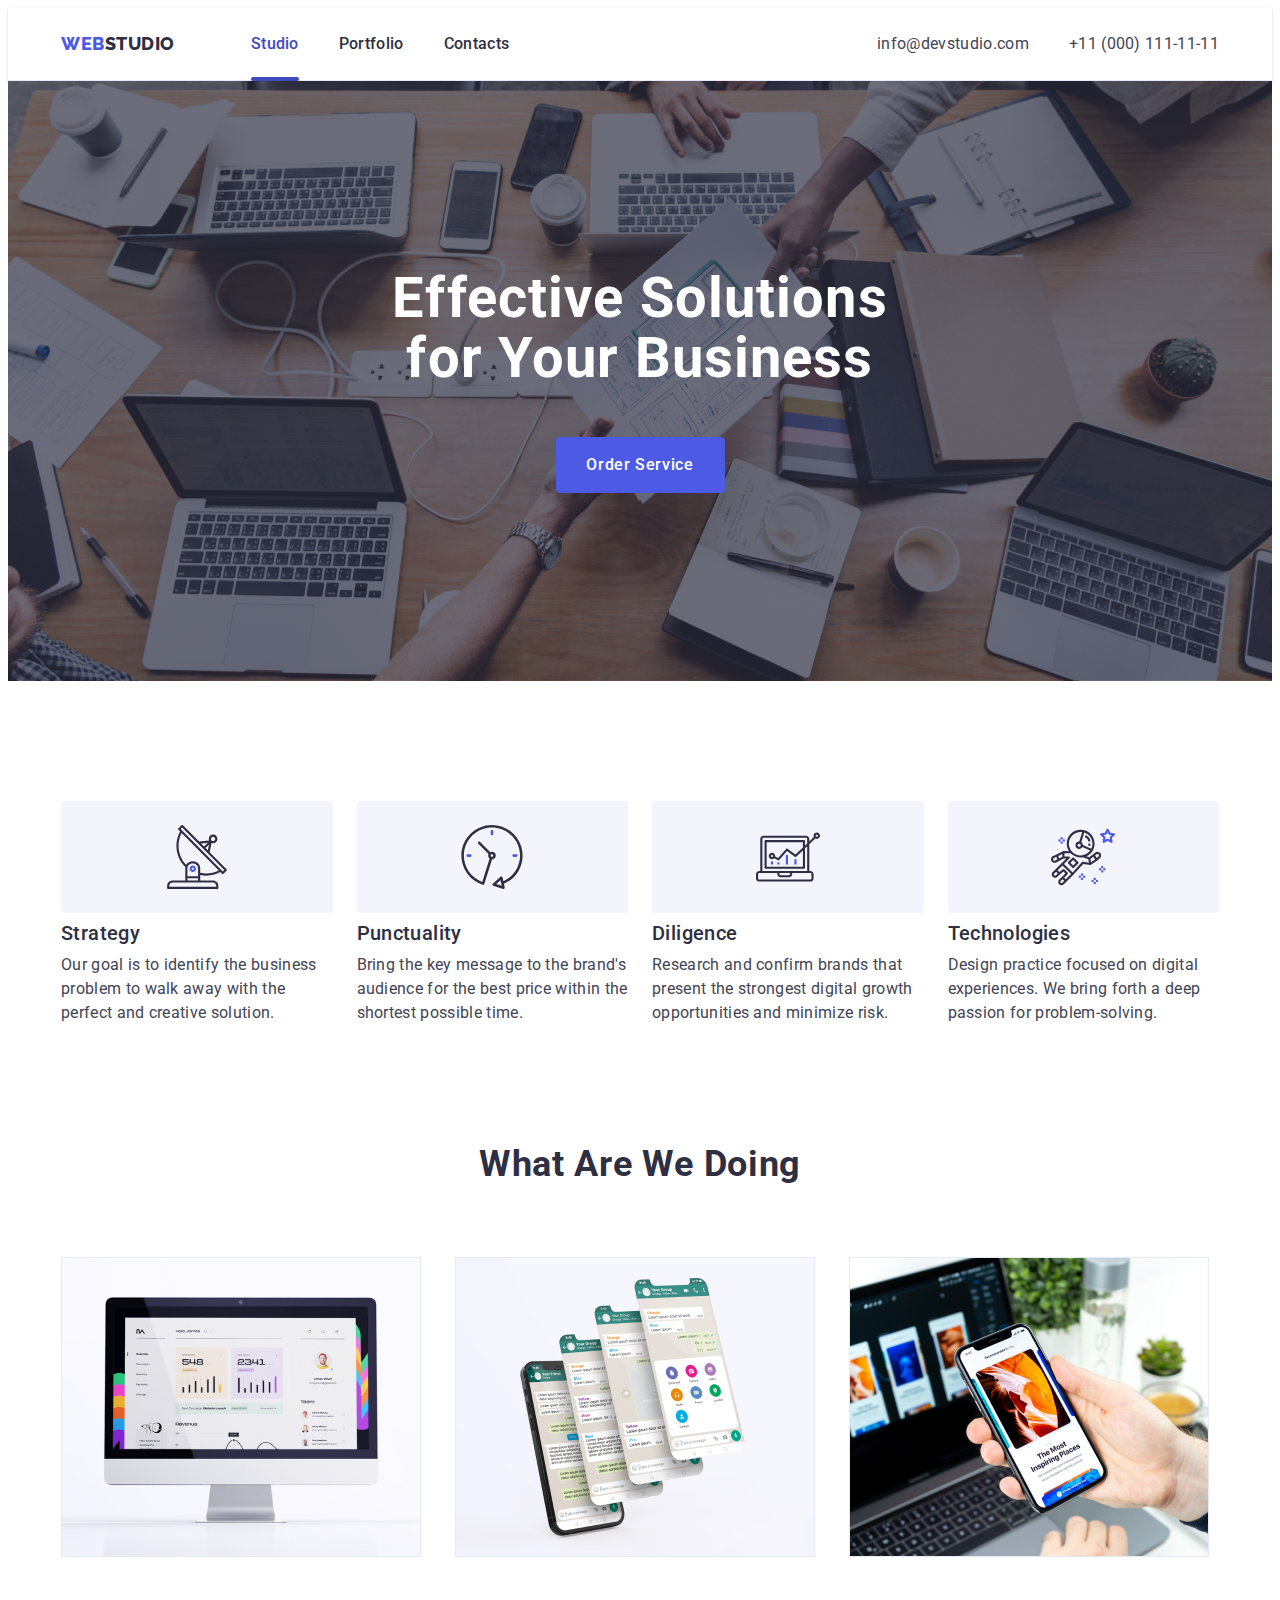
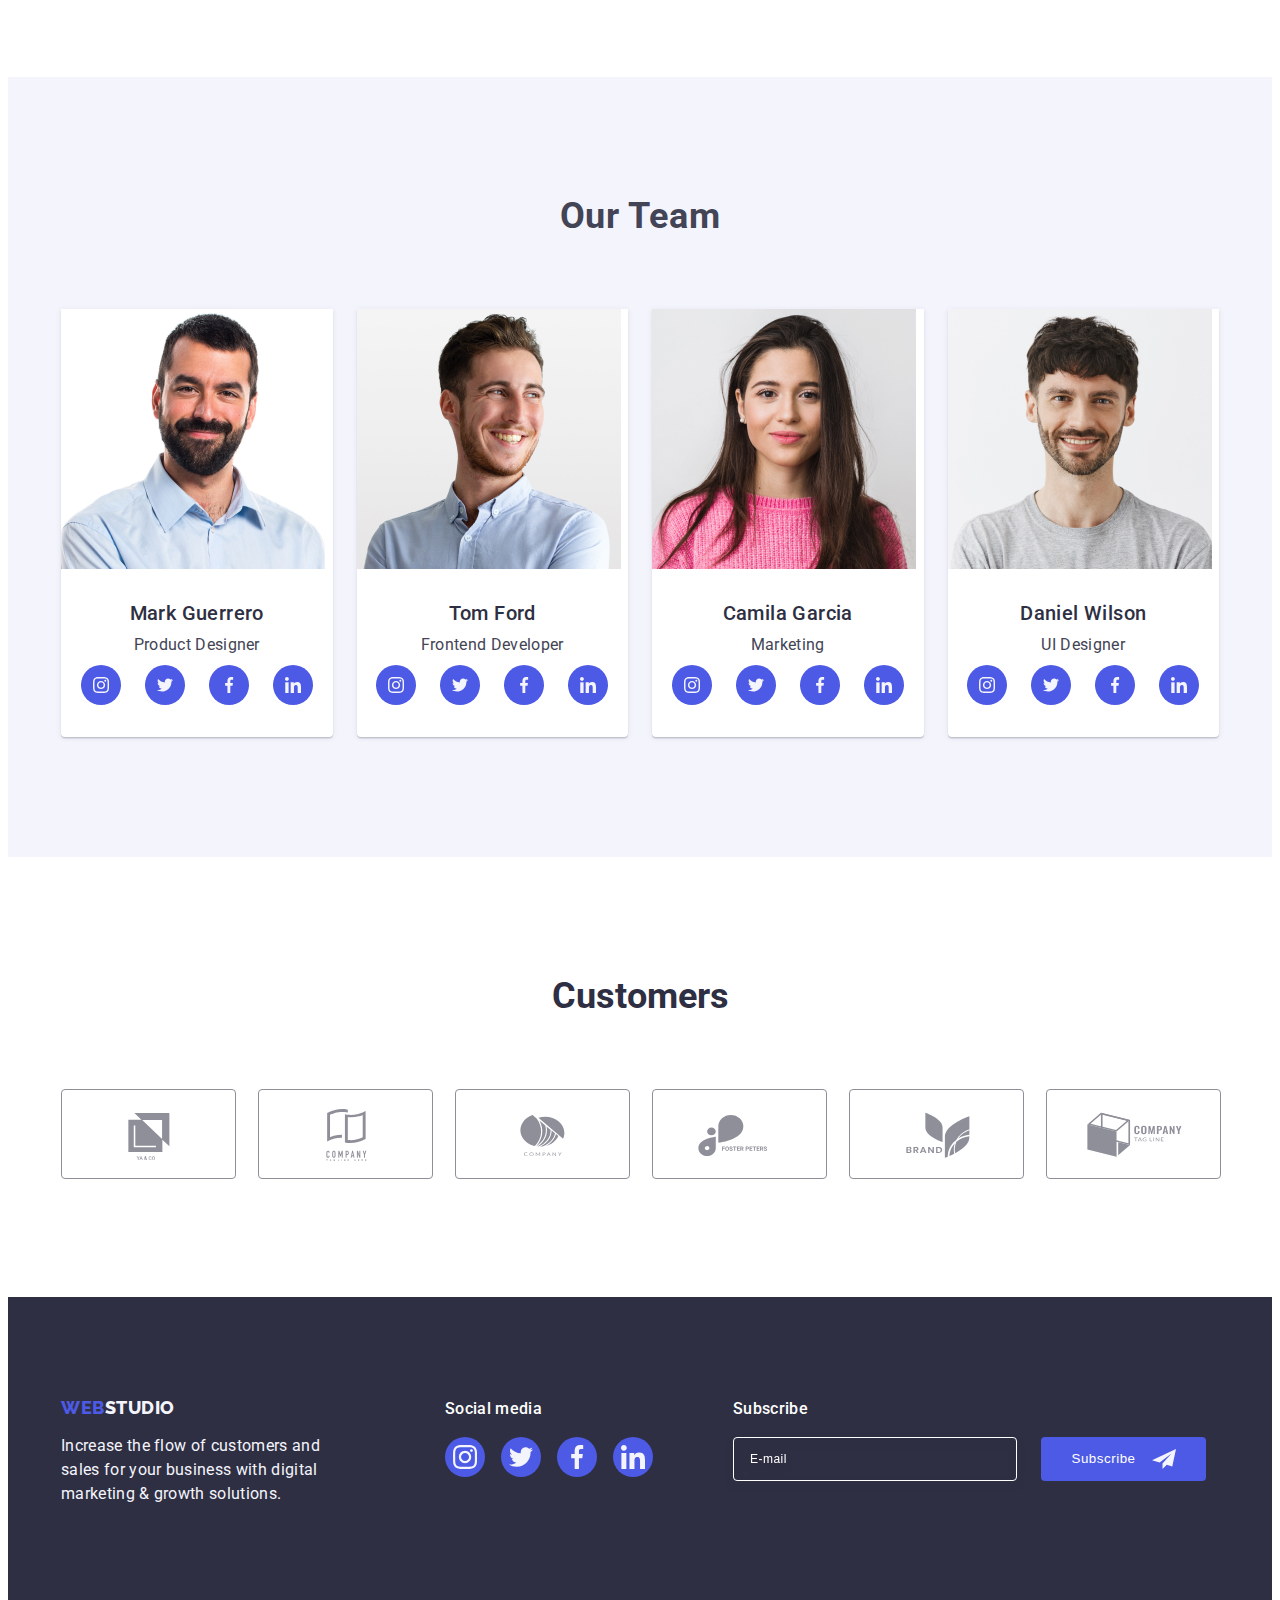
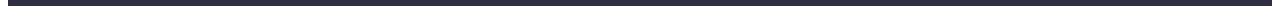
<file: index.html>
<!DOCTYPE html>
<html lang="en">
  <head>
    <meta charset="UTF-8" />
    <meta http-equiv="X-UA-Compatible" content="IE=edge" />
    <meta name="viewport" content="width=device-width, initial-scale=1.0"/>
    <title>WebStudio</title>
  <link rel="preconnect" href="https://fonts.googleapis.com">
  <link rel="preconnect" href="https://fonts.gstatic.com" crossorigin>
  <link href="https://fonts.googleapis.com/css2?family=Raleway:wght@800&family=Roboto:wght@400;500;700;900&display=swap"
    rel="stylesheet">
  <link rel="stylesheet" href="https://cdnjs.cloudflare.com/ajax/libs/modern-normalize/2.0.0/modern-normalize.min.css"
    integrity="sha512-4xo8blKMVCiXpTaLzQSLSw3KFOVPWhm/TRtuPVc4WG6kUgjH6J03IBuG7JZPkcWMxJ5huwaBpOpnwYElP/m6wg=="
    crossorigin="anonymous" referrerpolicy="no-referrer">

   <link rel="stylesheet" href="./css/styles.css"/>
   
  </head>
  <body>
    <header class="header-class">
     <div class="container header-item"> 
      <nav class="nav-item">
        <!--LOGO-->
        <a class="logo link" href="./index.html">Web<span class="logo-color">Studio</span></a>
        <ul class="header-menu-list list">
          <li><a class="list-a current link" href="./index.html">Studio</a></li>
          <li><a class="list-a  link" href="./portfolio.html">Portfolio</a></li>
          <li><a class="list-a  link" href="">Contacts</a></li>
        </ul>
      </nav>
      <address class="address">
        <ul class="address-list list">
          <li class="item-addres">
            <a class="list-b link" href="mailto:info@devstudio.com">info@devstudio.com</a>
          </li>
          <li class="item-addres">
            <a class="list-b link" href="tel:+110001111111">+11 (000) 111-11-11</a>
          </li>
        </ul>
      </address>
     </div>
    </header>
    <!--main-->
    <main>
      <!--section1-->
      <section class="section-one">
        <div class="container">
          <h1 class="section-effective">Effective Solutions for Your Business</h1>
          <button type="button" class="section-but" data-modal-open>Order Service</button>
        </div>
       </section>
      <!--section2-->
      <section class="section-two">
        <div class="container">
       <h2 class="visually-hidden">Features</h2>
        <ul class="features-list list">
          <li class="features-item">
          <div class="values-icon-container">
           <svg class="volues-icon" width="64" height="64">
           <use href="./images/icons.svg#icon-antenna-1"></use>
           </svg>
            </div>
            <h3 class="features-head">Strategy</h3>
            <p class="features-text">
              Our goal is to identify the business problem to walk away with the
              perfect and creative solution.
         </p>
          </li>
          <li class="features-item">
            <div class="values-icon-container">
              <svg class="volues-icon" width="64" height="64">
              <use href="./images/icons.svg#icon-clock-1"></use>
              </svg>
            </div>
            <h3 class="features-head">Punctuality</h3>
            <p class="features-text">
              Bring the key message to the brand's audience for the best price
              within the shortest possible time.
            </p>
          </li>
          <li class="features-item" >
            <div class="values-icon-container">
              <svg class="volues-icon" width="64" height="64">
                <use href="./images/icons.svg#icon-diagram-1"></use>
              </svg>
            </div>
            <h3 class="features-head">Diligence</h3>
            <p class="features-text">
              Research and confirm brands that present the strongest digital
              growth opportunities and minimize risk.
            </p>
          </li>
          <li class="features-item">
            <div class="values-icon-container">
              <svg class="volues-icon" width="64" height="64">
                <use href="./images/icons.svg#icon-astronaut-1"></use>
              </svg>
            </div>
            <h3 class="features-head">Technologies</h3>
            <p class="features-text">
              Design practice focused on digital experiences. We bring forth a
              deep passion for problem-solving.
            </p>
          </li>
        </ul>
        </div>
         </section>
      <!--section3-->
      <section class="section-work">
        <div class="work-container container"> 
<h2 class="section-img">What are we doing</h2>
<ul class="section-img-list list">
  <li class="section-work-picture">
    <img src="./images/img-5.jpg" alt="computer" width="360" height="300"/>
  </li>
  <li class="section-work-picture">
    <img src="./images/img-6.jpg" alt="mobil1" width="360" height="300"/>
  </li>
  <li class="section-work-picture">
    <img src="./images/img-7.jpg" alt="mobil2" width="360" height="300"/>
  </li>
  </ul>
  </div>
        
      </section>
      <!--section4-->
      <section class="section-format-img">
        <div class="section-format-corect container">
        <h2 class="section-format-work">Our Team</h2>
        <ul class="section-format-list list">
          <li class="section-picter">
            <img src="./images/img-1.jpg" alt="Mark" width="264"/>
    <div class="name-position">
<h3 class="features-head">Mark Guerrero</h3>
<p class="position-text">Product Designer</p>
<ul class="team-company list">
  <li class="company-list"><a href="#" class="social-list-link" target="_blank" rel="noopener noreferrer"><svg class="team-social_icon" width="16" height="16"><use href="./images/icons.svg#icon-instagram-2"></use></svg></a></li>
  <li class="company-list"><a href="#" class="social-list-link" target="_blank" rel="noopener noreferrer"><svg class="team-social_icon" width="16" height="16">
    <use href="./images/icons.svg#icon-twitter-1"></use>
  </svg></a></li>
  <li class="company-list"><a href="#" class="social-list-link" target="_blank" rel="noopener noreferrer"><svg class="team-social_icon" width="16" height="16">
    <use href="./images/icons.svg#icon-facebook-1"></use>
  </svg></a></li>
  <li class="company-list"><a href="#" class="social-list-link" target="_blank" rel="noopener noreferrer"><svg class="team-social_icon" width="16" height="16">
    <use href="./images/icons.svg#icon-linkedin-1"></use>
  </svg></a></li>
</ul>
</div>         
</li>

            <li class="section-picter">
            <img 
              src="./images/img-2.jpg"
              alt="Tom Ford"
              width="264"
              height="260"/>
<div class="name-position">
<h3 class="features-head">Tom Ford</h3>
<p class="position-text">Frontend Developer</p>
<ul class="team-company list">
  <li class="company-list"><a href="#" class="social-list-link" target="_blank" rel="noopener noreferrer"><svg class="team-social_icon" width="16" height="16">
    <use href="./images/icons.svg#icon-instagram-2"></use>
  </svg></a></li>
  <li class="company-list"><a href="#" class="social-list-link" target="_blank" rel="noopener noreferrer"><svg class="team-social_icon" width="16" height="16">
    <use href="./images/icons.svg#icon-twitter-1"></use></svg></a></li>
  <li class="company-list"><a href="#" class="social-list-link" target="_blank" rel="noopener noreferrer"><svg class="team-social_icon" width="16" height="16">
    <use href="./images/icons.svg#icon-facebook-1"></use></svg></a></li>
  <li class="company-list"><a href="#" class="social-list-link" target="_blank" rel="noopener noreferrer"><svg class="team-social_icon" width="16" height="16">
    <use href="./images/icons.svg#icon-linkedin-1"></use></svg></a></li>
</ul>
</div>
</li>
            <li class="section-picter">
            <img 
              src="./images/img-3.jpg"
              alt="Camilla Garcia"
              width="264"
              height="260"/>
       <div class="name-position">
<h3 class="features-head">Camila Garcia</h3>
<p class="position-text">Marketing</p>
<ul class="team-company list">
  <li class="company-list"><a href="#" class="social-list-link" target="_blank" rel="noopener noreferrer"><svg class="team-social_icon" width="16" height="16">
    <use href="./images/icons.svg#icon-instagram-2"></use>
  </svg></a> </li>
  <li class="company-list"><a href="#" class="social-list-link" target="_blank" rel="noopener noreferrer"><svg class="team-social_icon" width="16" height="16">
    <use href="./images/icons.svg#icon-twitter-1"></use></svg></a></li>

  <li class="company-list"><a href="#" class="social-list-link" target="_blank" rel="noopener noreferrer"><svg class="team-social_icon" width="16" height="16">
    <use href="./images/icons.svg#icon-facebook-1"></use></svg></a></li>
  <li class="company-list"><a href="#" class="social-list-link" target="_blank" rel="noopener noreferrer"><svg class="team-social_icon" width="16" height="16">
    <use href="./images/icons.svg#icon-linkedin-1"></use></svg></a></li>
</ul>
</div>     
</li>

            <li class="section-picter">
            <img
              src="./images/img-4.jpg"
              alt="Daniel Wilson"
              width="264"
              height="260"/>
           <div class="name-position">
<h3 class="features-head">Daniel Wilson</h3>
<p class="position-text">UI Designer</p>
<ul class="team-company list">
  <li class="company-list"><a href="#" class="social-list-link" target="_blank" rel="noopener noreferrer"><svg class="team-social_icon" width="16" height="16">
    <use href="./images/icons.svg#icon-instagram-2"></use>
  </svg></a></li>
  <li class="company-list"><a href="#" class="social-list-link" target="_blank" rel="noopener noreferrer"><svg class="team-social_icon" width="16" height="16">
    <use href="./images/icons.svg#icon-twitter-1"></use></svg></a></li>
  <li class="company-list"><a href="#" class="social-list-link" target="_blank" rel="noopener noreferrer"><svg class="team-social_icon" width="16" height="16">
    <use href="./images/icons.svg#icon-facebook-1"></use></svg></a></li>
  <li class="company-list"><a href="#" class="social-list-link" target="_blank" rel="noopener noreferrer"><svg class="team-social_icon" width="16" height="16">
    <use href="./images/icons.svg#icon-linkedin-1"></use></svg></a></li>
</ul>
</div>
</li>
        </ul>
        </div>
      </section>
      <!--section5-->
      <section class="costumers">
        <div class="container">
          <h2 class="costumers-name">Customers</h2>
          <ul class="costumers-list list">
            <li class="costumers-item"><a href="#" class="costumers-link link"><svg class="team-costumers_icon" width="104" height="56"><use href="./images/icons.svg#icon-Logo"></use></svg></a></li>
            <li class="costumers-item"><a href="#" class="costumers-link link"><svg class="team-costumers_icon" width="104" height="56"><use href="./images/icons.svg#icon-Logo-2"></use></svg></a></li>
            <li class="costumers-item"><a href="#" class="costumers-link link"><svg class="team-costumers_icon" width="104" height="56"><use href="./images/icons.svg#icon-Logo-3"></use></svg></a></li>
            <li class="costumers-item"><a href="#" class="costumers-link link"><svg class="team-costumers_icon" width="104" height="56"><use href="./images/icons.svg#icon-Logo-4"></use></svg></a></li>
            <li class="costumers-item"><a href="#" class="costumers-link link"><svg class="team-costumers_icon" width="104" height="56"><use href="./images/icons.svg#icon-Logo-5"></use></svg></a></li>
            <li class="costumers-item"><a href="#" class="costumers-link link"><svg class="team-costumers_icon" width="104" height="56"><use href="./images/icons.svg#icon-Logo-6"></use></svg></a></li>
            </ul>
        </div>
      </section>
    </main>
    <!--Footer-->
    <footer class="footer-page">
      <div class="footer-item container">
        <div class="footer-contanier">
<a class="logo-footer-item link" href="./index.html">Web<span class="logo-footer">Studio</span></a>
<p class="footer-text">  
  Increase the flow of customers and sales for your business with digital
  marketing & growth solutions.
</p>
</div>
 <div class="footer-social-container">
    <p class="footer-social-text">Social media</p>
    <ul class="footer-social-list list">
      <li class="footer-social-item"><a href="#" class="footer-social-link link" target="_blank"
          rel="noopener noreferrer nofollow"><svg class="team-social_icon" width="24" height="24"><use href="./images/icons.svg#icon-instagram-2"></use></svg></a></li>
      <li class="footer-social-item"><a href="#" class="footer-social-link link" target="_blank"
          rel="noopener noreferrer nofollow"><svg class="team-social_icon" width="24" height="24"><use href="./images/icons.svg#icon-twitter-1"></use></svg></a></li>
      <li class="footer-social-item"><a href="#" class="footer-social-link link" target="_blank"
          rel="noopener noreferrer nofollow"><svg class="team-social_icon" width="24" height="24"><use href="./images/icons.svg#icon-facebook-1"></use></svg></a></li>
      <li class="footer-social-item"><a href="#" class="footer-social-link link" target="_blank"
          rel="noopener noreferrer nofollow"><svg class="team-social_icon" width="24" height="24"><use href="./images/icons.svg#icon-linkedin-1"></use></svg></a></li>
    </ul>
  </div>
  <!--FORM-->
  <div class="footer-form-container">
    <p class="form-footer-text">
      Subscribe
    </p>
    <form class="form-footer">
      <label class="footer-label">
        <input type="email" name="email-subscribe" placeholder="E-mail" class="footer-input">
      </label>
      <button type="submit" class="footer-button">
         Subscribe 
         <svg class="footer-form-icon" width="24" height="24">
          <use href="./images/icons.svg#icon-plane">
          </use>
         </svg>
      </button>
    </form>
  </div>
  </div>
   </footer>
    <!--MODAL-->
<div class="backdrop is-hidden" data-modal>
<div class="modal">
<button type="button" class="modal-close-button" data-modal-close>
  <svg class="modal-close-icon" width="8" height="8">
    <use href="./images/icons.svg#icon-close">
</use>
  </svg>
</button>
<p class="modal-title">Leave your contacts and we will call you back</p>
<form class="form">
<div class="modal-field" >
  <label for="user-name" class="form-label">Name</label>
  <div class="input-container">
    <input id="user-name" type="text" name="user-name" class="form-input" required>
  <svg class="form-icon" width="18" height="24">
    <use href="./images/icons.svg#icon-person">
    </use>
  </svg>
  </div>
</div>
<div class="modal-field">
  <label for="user-phone" class="form-label">Phone</label>
  <div class="input-container">
    <input id="user-phone" type="tel" name="user-phone" class="form-input" required>
    <svg class="form-icon" width="18" height="24">
      <use href="./images/icons.svg#icon-phone-black">
      </use>
    </svg>
  </div>
</div>
<div class="modal-field">
  <label for="user-email" class="form-label">Email</label>
  <div class="input-container">
    <input id="user-email" type="email" name="user-email" class="form-input" required>
    <svg class="form-icon" width="18" height="24">
      <use href="./images/icons.svg#icon-email">
      </use>
    </svg>
  </div>
</div>
<div class="comment-field">
  <label for="user-comment" class="form-label">Comment</label>
  <textarea name="user-comment" id="user-comment" class="form-textarea" placeholder="Text input"></textarea>
</div>
<div class="checkbox-field">
    <input type="checkbox" id="user-privacy" name="user-privacy" value="true" class="privacy-input visually-hidden" required>
    <label for="user-privacy" class="privacy-text">
    <span class="privacy-span">
      <svg class="privacy-icon" width="10" height="8">
       <use href="./images/icons.svg#icon-access"></use>
      </svg>
    </span>
    I accept the terms and conditions of the
    <a href="./images/icons.svg#icon-access" class="privacy-link">Privacy Policy</a>
    </label>
  </div>
  <button type="submit" class="form-button">Send</button>
</form>
</div>
</div>
  <script src="./js/modal.js"></script>
  </body>
</html>
</file>
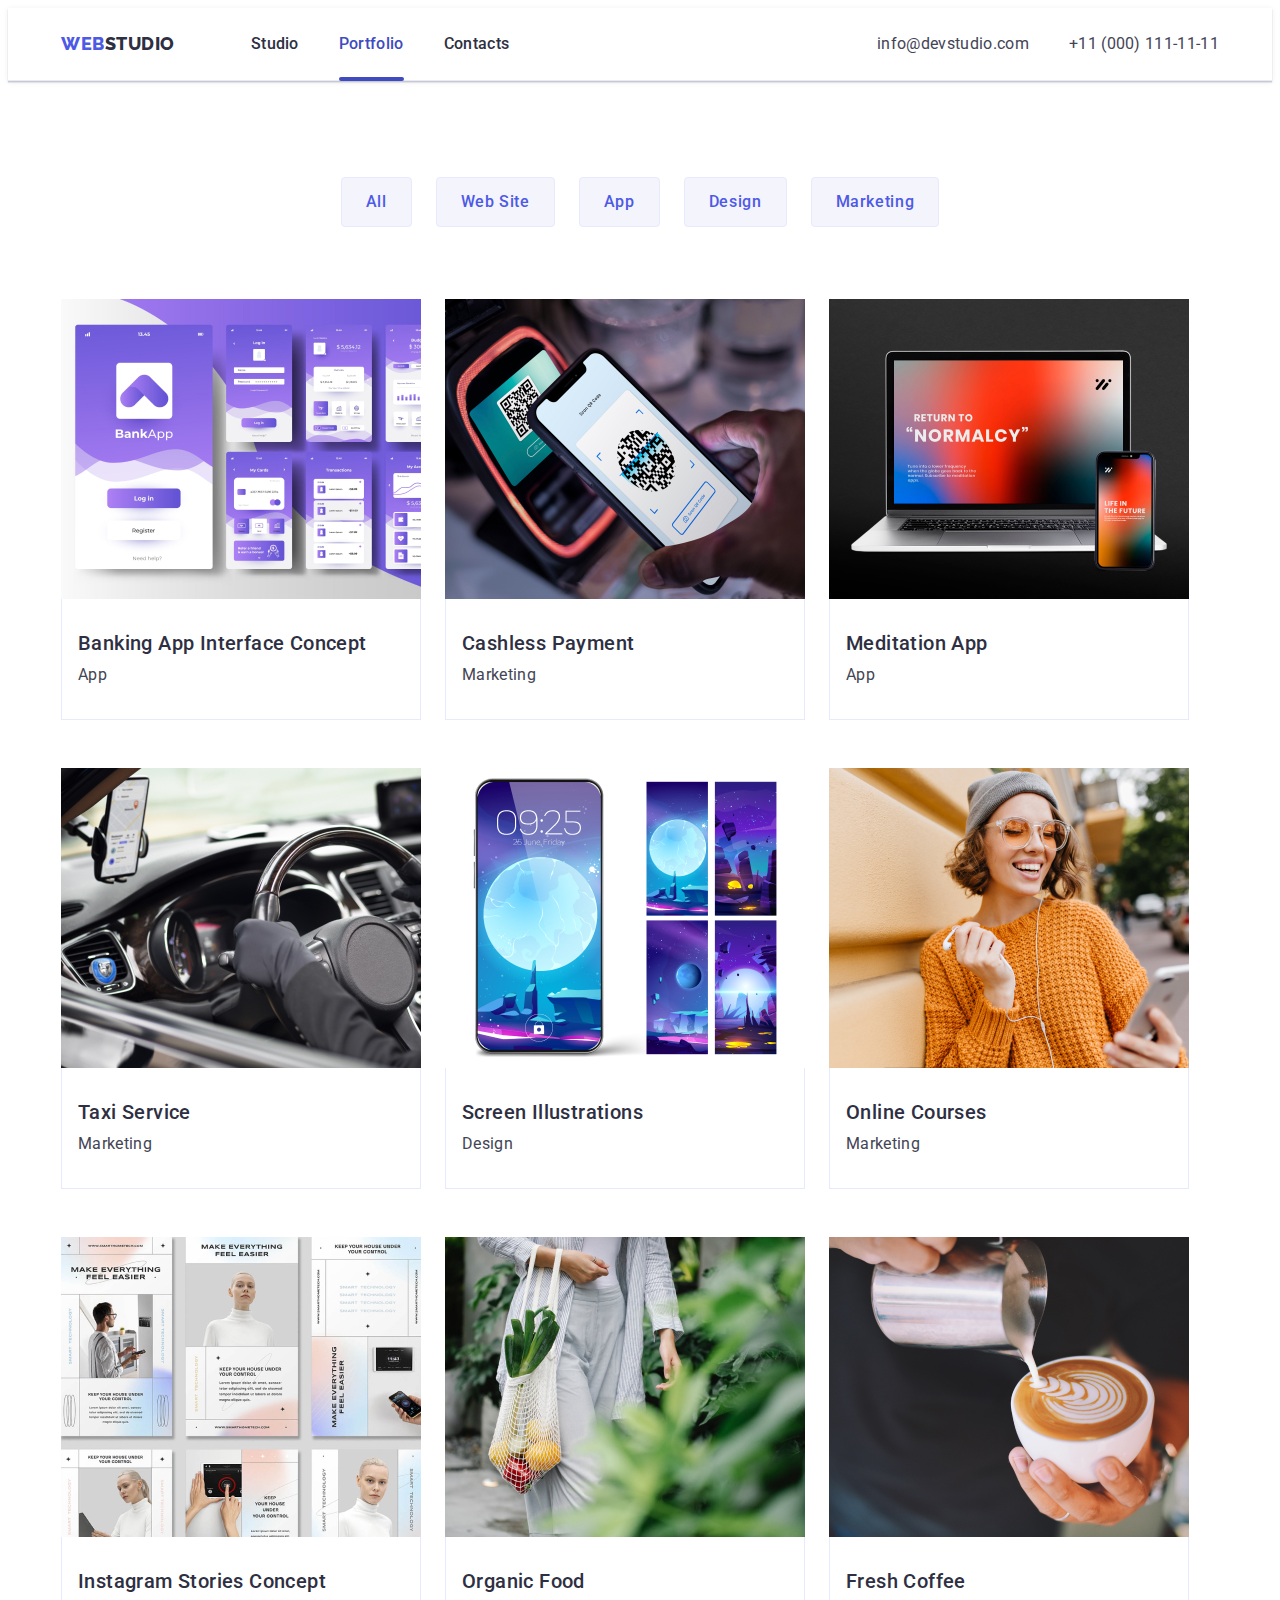
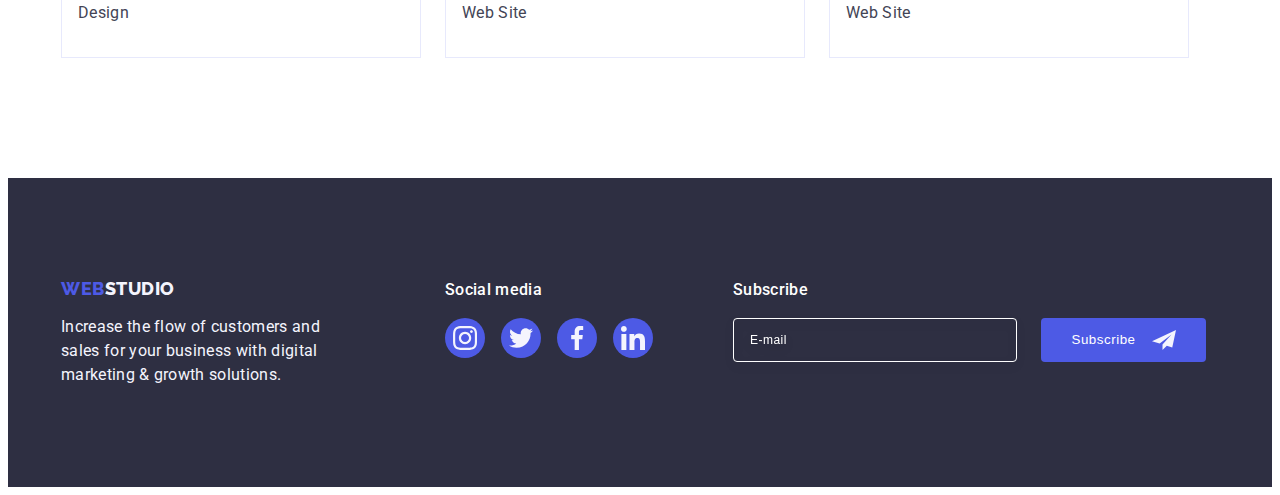
<file: portfolio.html>
<!DOCTYPE html>
<html lang="en">

<head>
  <meta charset="UTF-8" />
  <meta http-equiv="X-UA-Compatible" content="IE=edge" />
  <meta name="viewport" content="width=device-width, initial-scale=1.0" />
    <title>WebStudio</title>
  <link rel="preconnect" href="https://fonts.googleapis.com">
  <link rel="preconnect" href="https://fonts.gstatic.com" crossorigin>
  <link href="https://fonts.googleapis.com/css2?family=Raleway:wght@800&family=Roboto:wght@400;500;700;900&display=swap"
    rel="stylesheet">
   <link rel="stylesheet" href="https://cdnjs.cloudflare.com/ajax/libs/modern-normalize/2.0.0/modern-normalize.min.css"
    integrity="sha512-4xo8blKMVCiXpTaLzQSLSw3KFOVPWhm/TRtuPVc4WG6kUgjH6J03IBuG7JZPkcWMxJ5huwaBpOpnwYElP/m6wg=="
    crossorigin="anonymous" referrerpolicy="no-referrer">
    <link rel="stylesheet" href="./css/styles.css" />
</head>
<body>
   <header class="header-class">
    <div class="container header-item">
    <nav class="nav-item">
      <a class="logo link" href="./index.html">Web<span class="logo-color">Studio</span></a>
      <ul class="header-menu-list list">
        <li><a class="list-a link" href="./index.html">Studio</a></li>
        <li><a class="list-a current link" href="./portfolio.html">Portfolio</a></li>
        <li><a class="list-a link" href="">Contacts</a></li>
      </ul>
     </nav>
    <address class="address">
      <ul class="header-address-list list">
        <li>
          <a class="list-b link" href="mailto:info@devstudio.com">info@devstudio.com</a>
        </li>
        <li>
          <a class="list-b link" href="tel:+110001111111">+11 (000) 111-11-11</a>
        </li>
      </ul>
    </address>
    </div>
  </header>
  <main>
    <!--hero-->
    <section class="prof-section">
      <div class="hero-prof-item container">
<h1 class="hidden-section visually-hidden">Portfolio</h1>
<ul class="website list">
  <li class="portf-desing"><button class="desing-all" type="button">All</button></li>
  <li class="portf-desing"><button class="desing-all" type="button">Web Site</button></li>
  <li class="portf-desing"><button class="desing-all" type="button">App</button></li>
  <li class="portf-desing"><button class="desing-all" type="button">Design</button></li>
  <li class="portf-desing"><button class="desing-all" type="button">Marketing</button></li>
</ul>

<!--section 2-->
<ul class="for list">
  <li class="second-app">   
<a href class="portfolio-link link">
  <div class="swap-container">
<img src="./images/portflu-1.jpg" alt="interface" width="360" height="300">
<p class="swap-text">
14 Stylish and User-Friendly App Design Concepts · Task Manager App · Calorie Tracker App · Exotic Fruit Ecommerce App ·
Cloud Storage App
</p>
  </div>
<div class="app-conteiner">
<h2 class="card-name">Banking App Interface Concept</h2>
<p class="card-paragraf">App
</p>
 </div>
  </a>
  </li>
  <li class="second-app">
    <a href class="portfolio-link link">
      <div class="swap-container">
<img src="./images/portflu-2.jpg" alt="interface" width="360" height="300">
<p class="swap-text">
14 Stylish and User-Friendly App Design Concepts · Task Manager App · Calorie Tracker App · Exotic Fruit Ecommerce App ·
Cloud Storage App
</p>
      </div>
        <div class="app-conteiner">
<h2 class="card-name">Cashless Payment</h2>
<p class="card-paragraf">Marketing</p>
      </div>
       </a>
  </li>
  <li class="second-app">
    <a href class="portfolio-link link">
      <div class="swap-container">
<img src="./images/portflu-3.jpg" alt="interface" width="360" height="300">
<p class="swap-text">
14 Stylish and User-Friendly App Design Concepts · Task Manager App · Calorie Tracker App · Exotic Fruit Ecommerce App ·
Cloud Storage App
</p>
      </div>    
  <div class="app-conteiner">
<h2 class="card-name">Meditation App</h2>
<p class="card-paragraf">App</p>
   </div>
    </a>
  </li>
  <li class="second-app">
    <a href class="portfolio-link link">
      <div class="swap-container">
<img src="./images/portflu-4.jpg" alt="interface" width="360" height="300">
<p class="swap-text">
14 Stylish and User-Friendly App Design Concepts · Task Manager App · Calorie Tracker App · Exotic Fruit Ecommerce App ·
Cloud Storage App
</p>
      </div>
        <div  class="app-conteiner">
<h2 class="card-name">Taxi Service</h2>
<p class="card-paragraf">Marketing</p>
      </div>
       </a>
  </li>
  <li class="second-app">
    <a href class="portfolio-link link">
      <div class="swap-container">
<img src="./images/portflu-5.jpg" alt="interface" width="360" height="300">
<p class="swap-text">
14 Stylish and User-Friendly App Design Concepts · Task Manager App · Calorie Tracker App · Exotic Fruit Ecommerce App ·
Cloud Storage App
</p>
      </div>
      <div  class="app-conteiner">
<h2 class="card-name">Screen Illustrations</h2>
<p class="card-paragraf">Design</p>
      </div>
    </a>
  </li>
  <li class="second-app">
    <a href class="portfolio-link link">
      <div class="swap-container">
<img src="./images/portflu-6.jpg" alt="interface" width="360" height="300">
<p class="swap-text">
14 Stylish and User-Friendly App Design Concepts · Task Manager App · Calorie Tracker App · Exotic Fruit Ecommerce App ·
Cloud Storage App
</p>
      </div>
      <div  class="app-conteiner">
<h2 class="card-name">Online Courses</h2>
<p class="card-paragraf">Marketing</p>
      </div>
      </a>
  </li>
  <li class="second-app">
    <a href class="portfolio-link link">
      <div class="swap-container">
<img src="./images/portflu-7.jpg" alt="interface" width="360" height="300">
<p class="swap-text">
14 Stylish and User-Friendly App Design Concepts · Task Manager App · Calorie Tracker App · Exotic Fruit Ecommerce App ·
Cloud Storage App
</p>
      </div>
     <div  class="app-conteiner">
<h2 class="card-name">Instagram Stories Concept</h2>
<p class="card-paragraf">Design</p>
      </div>
    </a>
  </li>
  <li class="second-app">
    <a href class="portfolio-link link">
      <div class="swap-container">
<img src="./images/portflu-8.jpg" alt="interface" width="360" height="300">
<p class="swap-text">
14 Stylish and User-Friendly App Design Concepts · Task Manager App · Calorie Tracker App · Exotic Fruit Ecommerce App ·
Cloud Storage App
</p>
      </div>
     <div  class="app-conteiner">
<h2 class="card-name">Organic Food</h2>
<p class="card-paragraf">Web Site</p>
      </div>
    </a>
  </li>
  <li class="second-app">
    <a href class="portfolio-link link">
      <div class="swap-container">
<img src="./images/portflu-9.jpg" alt="interface" width="360" height="300">
<p class="swap-text">
14 Stylish and User-Friendly App Design Concepts · Task Manager App · Calorie Tracker App · Exotic Fruit Ecommerce App ·
Cloud Storage App
</p>
      </div>
       <div  class="app-conteiner">
<h2 class="card-name">Fresh Coffee</h2>
<p class="card-paragraf">Web Site</p>
      </div>
    </a>
  </li>
</ul>
      </div>
   </section>
  </main>
  <!--Footer-->
  <footer class="footer-page">
    <div class="footer-item container">
      <div class="footer-contanier">
        <a class="logo-footer-item link" href="./index.html">Web<span class="logo-footer">Studio</span></a>
        <p class="footer-text">
          Increase the flow of customers and sales for your business with digital
          marketing & growth solutions.
        </p>
      </div>
      <div class="footer-social-container">
        <p class="footer-social-text">Social media</p>
        <ul class="footer-social-list list">
          <li class="footer-social-item"><a href="#" class="footer-social-link link" target="_blank"
              rel="noopener noreferrer nofollow"><svg class="team-social_icon" width="24" height="24">
                <use href="./images/icons.svg#icon-instagram-2"></use>
              </svg></a></li>
          <li class="footer-social-item"><a href="#" class="footer-social-link link" target="_blank"
              rel="noopener noreferrer nofollow"><svg class="team-social_icon" width="24" height="24">
                <use href="./images/icons.svg#icon-twitter-1"></use>
              </svg></a></li>
          <li class="footer-social-item"><a href="#" class="footer-social-link link" target="_blank"
              rel="noopener noreferrer nofollow"><svg class="team-social_icon" width="24" height="24">
                <use href="./images/icons.svg#icon-facebook-1"></use>
              </svg></a></li>
          <li class="footer-social-item"><a href="#" class="footer-social-link link" target="_blank"
              rel="noopener noreferrer nofollow"><svg class="team-social_icon" width="24" height="24">
                <use href="./images/icons.svg#icon-linkedin-1"></use>
              </svg></a></li>
        </ul>
      </div>
        <div class="footer-form-container">
          <p class="form-footer-text">
            Subscribe
          </p>
          <form class="form-footer">
            <label class="footer-label">
              <input type="email" name="email-subscribe" placeholder="E-mail" class="footer-input">
            </label>
            <button type="submit" class="footer-button">
              Subscribe
              <svg class="footer-form-icon" width="24" height="24">
                <use href="./images/icons.svg#icon-plane">
                </use>
              </svg>
            </button>
          </form>
        </div>
    </div>
  </footer>
</body>
</html>
</file>
<file: css/styles.css>
:root{
  --grey: #434455;
--background-color:#2e2f42;
--blu-color: #4d5ae5;
--dark-grey:#8e8f99;
--white-color:#FFFFFF;
--light-green: #31d0aa;
--light-white:#f4f4fd;
--dark-blu:#404bbf;
--hover-background:#404bbf;
--transition: 250ms cubic-bezier(0.4,0,0.2,1);
}

.header-class{
  border-bottom: 1px solid #e7e9fc;
  background-color:var(--white-color);
  box-shadow:0px 2px 1px rgba(46, 47, 66, 0.08),
    0px 1px 1px rgba(46, 47, 66, 0.16),
    0px 1px 6px rgba(46, 47, 66, 0.08);
 }

.container{
  width: 1158px;
  margin: 0 auto;
  padding: 0 15px;
}

.visually-hidden{
  position: absolute;
  width: 1px;
  height: 1px;
  margin: -1px;
  border: 0;
  padding: 0;
  white-space: nowrap;
  clip-path: inset(100%);
  clip: rect(0 0 0 0);
  overflow: hidden;
}

img{
  display: block;
  max-width: 100%;
  height: auto;
}

ul,
ol {
  margin: 0;
  padding: 0;
}
p,
h1,
h2,
h3,
h4,
h5,
h6 {
  margin: 0;
}

.nav-item{
  display: flex;
  align-items: center;
}

/*body*/

body{font-family:"Roboto",sans-serif ;
color:var(--grey);
background-color:var(--white-color);}

/*header,logo,menu*/

.logo{
  font-family:"Raleway",sans-serif;
  font-weight: 800;
  font-size: 18px;
  font-style: normal;
  line-height: 1.17;
  letter-spacing: 0.03em;
  text-transform: uppercase;
  color: var(--blu-color);
  text-decoration: none;
  margin-right: 76px;
}

.link{text-decoration: none;}

.logo-color{color:var(--background-color);  
}

.list-a{
display: block;
font-weight: 500;
font-size: 16px;
line-height: 1.5;
letter-spacing: 0.02em;
color: var(--background-color);
padding: 24px 0;
position: relative;
transition: color var(--transition);
}
.list-a.current{
  color: #404bbf;
}

.list-a::after{
  content: '';
  position: absolute;
  left: 0;
  bottom: -1px;
  height: 4px;
  background-color: var(--dark-blu);
  border-radius: 2px;
border-color: var(--hover-background);
transition: transform var(--transition),color var(--transition);
width: 100%;
transform: scaleX(0);
transform-origin: right;
}

.list-b{
  font-family: "Roboto", sans-serif;
  font-weight: 400;
  font-style: normal;
font-size: 16px;
line-height: 1.5;
letter-spacing: 0.02em;
color: var(--grey);
padding: 24px 0;
display: block;
transition: color var(--transition)
}

.list-a:hover,
.list-a:focus
{
  color: var(--dark-blu); 
}

.list-a:hover::after,
.list-a:focus::after,
.list-a.current::after
{
  transform:scaleX(1);
  transform-origin: left;
}

.list-b:hover,
.list-b:focus{
  color: var(--dark-blu);
}

.header-menu-list{
    display: flex;
    gap: 40px;
}
.header-address-list{
display: flex;
  gap: 40px;
}

.address-list{
  display: flex;
    gap: 40px;
}

.features-list{
  display: flex;
    gap: 24px;
}

.section-img-list{
  display: flex;
    gap: 24px;
    justify-content: center;
}

.section-format-list{
  display: flex;
    gap: 24px;
    justify-content: center;
}

.header-item{
  display: flex;
  align-items: center;
}

/*address*/

.address{
margin-left: auto;
font-style: normal;
 }

/*section1*/

.section-one{
 background-image: linear-gradient(rgba(46, 47, 66, 0.7), rgba(46, 47, 66, 0.7)), url(../images/hero-img.jpg);
 max-width: 1440px;
 background-repeat: no-repeat;
 background-position: center;
 background-size: cover;
 padding: 188px 0;
 margin: 0 auto;

  }
  .section-effective{
    font-size: 56px;
    line-height: 1.07;
    letter-spacing: 0.02em;
    text-align: center;
    color:var(--white-color);
    max-width: 496px;
    margin-left: auto;
    margin-right: auto;
  }
  .section-but{
    background-color:var(--blu-color);
    font-family:"Roboto",sans-serif;
    font-style: normal;
    font-weight: 500;
    font-size: 16px;
    line-height: 1.5;
    letter-spacing:0.04em;
    color:var(--white-color);
    cursor: pointer;
    min-width: 169px;
    height: 56px;
    border: none;
    border-radius: 4px;
    display: block;
    margin-left: auto;
    margin-right: auto ;
    margin-top: 48px;
    box-shadow: 0px 4px 4px rgba(0, 0, 0, 0.15,);
    transition: background-color var(--transition);
  }

  .section-but:hover,.section-but:focus{
    background-color:#404BBF ;
  }

   /*section-2*/
   .values-icon-container{
    display: flex;
    align-items: center;
    justify-content: center;
    height: 112px;
    background-color:var(--light-white);
    border-radius: 4px;
    margin-bottom: 8px;
   }
  
  .features-item{
    width: calc((100% - 72px) / 4);
  }
  .section-two{
    padding-top: 120px;
    padding-bottom: 120px;
  }
  .features-head{
    font-weight: 500;
      font-size: 20px;
      line-height: 1.2;
      letter-spacing: 0.02em;
      color:var(--background-color);
      margin-bottom: 8px;
  }
.features-text{
  line-height: 1.5;
  letter-spacing: 0.02em;
   font-size: 16px;
 }

/*section-3*/

.section-work{
  padding-bottom: 120px;
}
.section-work-picture{
  width: calc((100% - 48px) / 3);
}

.section-img{
  margin-bottom: 72px;
  font-size: 36px;
  letter-spacing: 0.02em;
  line-height: 1.11;
  text-align: center;
  text-transform: capitalize;
  color:var(--background-color);
  background-color:var(--white-color);
}

/*section-4*/

.position-text{
  line-height: 1.5;
  letter-spacing: 0.02em;
  font-size: 16px;
  margin-bottom: 8px;
  text-align: center;
}

.social-list-link{
  width: 100%;
  height: 100%;
  border-radius: 50%;
  display: flex;
  align-items: center;
  justify-content: center;
  background-color: var(--blu-color);
  transition: background-color var(--transition);

}
.social-list-link:hover{
  background-color: #404bbf;
}
.social-list-link:focus{
  background-color: #404bbf;
}

.company-list{
  width: 40px;
  height: 40px;  
}
.team-company{
  display: flex;
  justify-content: center;
  gap: 24px;
}

.list{
 list-style: none;
}

.section-format-img{
  background-color:var(--light-white);
  padding: 120px 0;
}
.section-format-work {
  margin-bottom: 72px;
  font-size: 36px;
    line-height: 1.11;
    letter-spacing: 0.02em;
    text-transform: capitalize;
    color: var(--title-color);
    text-align: center;
}
.section-picter{
  background-color:var(--white-color);
  width: calc((100% - 72px) / 4);
    border-radius: 0px 0px 4px 4px;
    box-shadow: 0px 1px 6px rgba(46, 47, 66, 0.08),
        0px 1px 1px rgba(46, 47, 66, 0.16),
        0px 2px 1px rgba(46, 47, 66, 0.08);
  }

.name-position{
  text-align: center;
  padding: 32px 16px;
  
}
svg.team-social_icon{
fill: var(--light-white);
}

 /*--portfolio--*/
 .swap-container{
position: relative;
overflow: hidden;
 }

 .swap-text{
  position: absolute;
  top: 0;
  font-size: 16px;
  line-height: 1.5;
  letter-spacing: 0.02em;
  padding: 40px 32px;
  height: 100%;
  width: 100%;
  transform: translateY(100%);
  transition:transform var(--transition);
  color: var(--light-white);
  background-color:var(--blu-color);
 }
 
.portfolio-link{
  display: block;
  transition: box-shadow var(--transition);
}
.portfolio-link:hover,.portfolio-link:focus{
  box-shadow: 0px 1px 6px rgba(46, 47, 66, 0.08),
      0px 1px 1px rgba(46, 47, 66, 0.16),
      0px 2px 1px rgba(46, 47, 66, 0.08);    
}
.portfolio-link:hover .swap-text,
.portfolio-link:focus .swap-text{
  transform:translateY(0) ;
}

.prof-section{
  padding-top: 96px;
  padding-bottom: 120px;
  padding: 96px 0 120px 0
}

.website{
  display: flex;
  justify-content: center;
  gap: 24px;
  margin-bottom: 72px
}

.desing-all {
  font-family: "Roboto", sans-serif;
  font-weight: 500;
  font-size: 16px;
  line-height: 1.5;
  letter-spacing: 0.04em;
  color: var(--blu-color);
  background-color: var(--light-white);
  cursor: pointer;
  padding: 12px 24px;
    border: 1px solid #e7e9fc;
    border-radius: 4px;
    transition: color var(--transition),background-color var(--transition),border-color var(--transition),box-shadow var(--transition);
}

.desing-all:hover {
  color: #FFFFFF;
  background-color: #404BBF;
}

.desing-all:focus {
  color: #FFFFFF;
  background-color: #404BBF;
}

.desing-all:hover{
  border: 1px solid transparent;
  box-shadow:0px 3px 1px rgba(0, 0, 0, 0.1),
    0px 2px 1px rgba(0, 0, 0, 0.08),
    0px 2px 2px rgba(0, 0, 0, 0.12);
}
.desing-all:focus{
  border: 1px solid transparent;
  box-shadow:0px 3px 1px rgba(0, 0, 0, 0.1),
    0px 2px 1px rgba(0, 0, 0, 0.08),
    0px 2px 2px rgba(0, 0, 0, 0.12);
}

.for{
  display: flex;
  flex-wrap: wrap;
  column-gap: 24px;
  row-gap: 48px;
}
.app-conteiner{
  padding: 32px 16px;
  border: 1px solid #e7e9fc;
  border-top: none;
 }
   /*section5*/
    
   .costumers{
      padding-top: 120px;
      padding-bottom: 120px;
    }

   .costumers-name{
    text-align: center;
    font-style: normal;
    font-weight: 700;
    font-size: 36px;
    line-height: 1.11;
    margin-bottom: 72px;
    color: var(--background-color);
    text-transform: capitalize;
   }

   .costumers-list{
    display: flex;
    gap: 24px;
   }
   .costumers-item{
    width: calc((100% - 120px) / 6);
    height: 88px;
   }
   .costumers-link{
    width: 100%;
    height: 100%;
    border: 1px solid #8e8f99;
    border-radius: 4px;
    display: flex;
    align-items: center;
    justify-content: center;
    color: var(--dark-grey);
    transition: color var(--transition),border-color var(--transition);
   }

   .costumers-link:hover{
    border-color: var(--dark-blu);
  color: var(--dark-blu);
   }

   .costumers-link:focus{
border-color: var(--dark-blu);
color: var(--dark-blu);
   }

   svg.team-costumers_icon{
    fill:currentColor; 
   }

/*Footer*/
.footer-form-container{
  margin-left: 80px;
}

.logo-footer-item{
  font-family: "Raleway", sans-serif;
    font-weight: 800;
    font-size: 18px;
    font-style: normal;
    line-height: 1.17;
    letter-spacing: 0.03em;
    text-transform: uppercase;
    color: var(--blu-color);
    display: inline-block;
    margin-bottom: 16px;
}

.logo-footer{
  color:var(--light-white);
}

.footer-text{
  color:var(--light-white);
  font-size: 16px;
  line-height: 1.5;
  letter-spacing: 0.02em;
  max-width: 264px;
}


.card-name{
  font-weight: 500;
  font-size: 20px;
  line-height: 1.2;
  letter-spacing: 0.02em;
  color:var(--background-color);
  margin-bottom: 8px;
}

.card-paragraf{
  line-height: 1.5;
  letter-spacing: 0.02em;
  color:var(--grey);
   
}
.footer-page{
  background-color:var(--background-color);
  padding: 100px 0;
}

.footer-item {
  display: flex;
  align-items: baseline;
}

.footer-contanier {
  width: 264px;
  margin-right: 120px;
}

.footer-social-container {
 width: 208px;
}

 .footer-social-text{
  font-weight: 500;
  line-height: 1.5;
  letter-spacing: 0.02em;
  color: var(--white-color);
  margin-bottom: 16px;
}
.footer-social-list{
  display: flex;
  gap: 16px;
}
.footer-social-item{
  width: 40px;
  height: 40px;
}
.footer-social-link{
  width: 100%;
  height: 100%;
  background-color: var(--blu-color);
  border-radius:50%;
  display: flex;
  align-items: center;
  justify-content: center;
  transition: background-color var(--transition);
}
.footer-social-link:hover,.footer-social-link:focus{
  background-color: #31d0aa;
}
/*--Modal--*/

.backdrop.is-hidden{
  opacity: 0;
  visibility: hidden;
  pointer-events: none;
}

.backdrop{
  position: fixed;
  top: 0;
  left: 0;
  height: 100%;
  width:100%;
  z-index: 100;
 background-color: rgba(46,
  47,
  66,
  0.4);
  transition: opacity var(--transition),visibility var(--transition);
}

.modal{
  position: absolute;
  top: 50%;
  left: 50%;
  transform: translate(-50%, -50%) scale(1);
  width: 408px;
  min-height: 584px;
  padding: 72px 24px 24px 24px;
  background: #fcfcfc;
  box-shadow: 0px 1px 1px rgba(0, 0, 0, 0.14),
    0px 1px 3px rgba(0, 0, 0, 0.12),
    0px 2px 1px rgba(0, 0, 0, 0.2);
    border-radius: 4px;
    transition: transform var(--transition);
    
}

.modal-close-button{
  position: absolute;
  top: 24px;
  right: 24px;
  height: 24px;
  width: 24px;
  border-radius: 50%;
  display: flex;
  align-items: center;
  justify-content: center;
  background-color: #e7e9fc;
  border: 1px solid rgba(0, 0, 0, 0.1);
  padding: 0;
  cursor: pointer;
  transition: background-color var(--transition),border var(--transition);
}
.modal-close-button:hover,
.modal-close-button:focus
{
  background-color:var(--hover-background);
  border: none;
}
.modal-close-icon{
  transition: fill var(--transition);
}
.modal-close-button:hover .modal-close-icon,
.modal-close-button:focus .modal-close-icon{
  fill: var(--white-color);
}

.modal-title{
font-weight: 500;
line-height: 1.5;
text-align: center;
letter-spacing: 0.02em;
color:var(--background-color);
margin-bottom: 16px;
}

.modal-field{
  margin-bottom: 8px;
}

.form-label{
font-size: 12px;
line-height: 1.17;
letter-spacing: 0.04em;
display: block;
margin-bottom: 4px;
color: var(--dark-grey);
}
.input-container{
  position: relative;
}

.footer-form-icon{
  margin-left: 16px;
  fill: var(--light-white);
}

.form-input{
  width: 100%;
  height: 40px;
  border: 1px solid rgba(46, 47, 66, 0.4);
  border-radius: 4px;
  padding-left: 38px;
  background-color: transparent;
  outline: transparent;
  transition:border-color var(--transition);
}
.form-input:focus{
  border-color: var(--blu-color);
}

.form-input:focus+ .form-icon {
  fill: var(--blu-color);
}

.form-icon{
  position: absolute;
  left: 16px;
  top: 50%;
  transform: translateY(-50%);
  transition: fill var(--transition);
  fill: var(--background-color);
}

.comment-field{
  margin-bottom: 16px;
}

.form-textarea{
  width: 100%;
  height: 120px;
  font-size: 12px;
  line-height: 1.17;
  letter-spacing: 0.04em;
  color: rgba(46, 47, 66, 0.4);
  border: 1px solid rgba(46, 47, 66, 0.4);
  border-radius: 4px;
  background-color: transparent;
  padding: 8px 16px;
  outline: transparent;
  resize: none;
  transition: border-color var(--transition);
  display: block;
}
.form-textarea:focus{
  border-color: var(--blu-color);
}
.user-privacy{
  font-size: 12px;
  line-height: 1.17;
  letter-spacing: 0.04em;
  color: var(--dark-grey);
}
.form-label{
  font-size: 12px;
  line-height: 1.17;
  letter-spacing: 0.04em;
  color: var(--dark-grey);
}
.privacy-span{
  width: 16px;
  height: 16px;
  border: 1px solid rgba(46, 47, 66, 0.4);
  border-radius: 2px;
  transition: background-color var(--transition),border var(--transition),fill var(--transition);
  display: inline-flex;
  align-items: center;
  justify-content: center;
  fill: transparent;
  margin-right: 8px;
}

.checkbox-field{
  margin-bottom: 24px;
}

.privacy-text{
  font-size: 12px;
  line-height: 1.17;
  letter-spacing: 0.04em;
  color: var(--dark-grey);
}

svg.privacy-icon{
  width: 10px;
  height: 8px;
}

.form-button{
  font-weight: 500;
  line-height: 1.5;
  letter-spacing: 0.04em;
  color: var(--white-color);
  cursor: pointer;
  background-color: var(--blu-color);
  border: none;
  border-radius: 4px;
  height: 56px;
  min-width: 169px;
  display: block;
  transition:background-color var(--transition); 
  margin-left: auto;
  margin-right: auto;
  margin-top: 24px;
}

.form-button:hover,
.form-button:focus{
  background-color: var(--hover-background);
}

.privacy-input:checked+.privacy-text span{
  border: none;
  fill:var(--light-white);
  background-color: var(--hover-background);

}
.privacy-link{
  color: var(--blu-color);
}

/*--Footer-Form--*/

.form-footer-text{
  margin-bottom: 16px;
  font-weight: 500;
  line-height: 1.5;
  letter-spacing: 0.02em;
  color: var(--white-color);
}

.form-footer{
  display: flex;
  gap: 24px;
}

.footer-input{
  width: 264px;
  height: 40px;
  border: 1px solid var(--white-color);
  background-color: transparent;
  font-size: 12px;
  line-height: 1.5;
  letter-spacing: 0.04em;
  padding-left: 16px;
  filter: drop-shadow(0px 4px 4px rgba(0, 0, 0, 0.15));
  border-radius: 4px;
  color: var(--white-color);
}

.footer-input::placeholder{
  color: var(--white-color);
}
.footer-button:focus,
.footer-button:hover {
  background-color: var(--hover-background);
}

.footer-button{
  min-width: 165px;
  display: flex;
  justify-content: center;
  align-items: center;
  font-weight: 500;
  line-height: 1.5;
  letter-spacing: 0.04em;
  color: var(--white-color);
  cursor: pointer;
  background-color: var(--blu-color);
  border: none;
  border-radius: 4px; 
}
</file>
